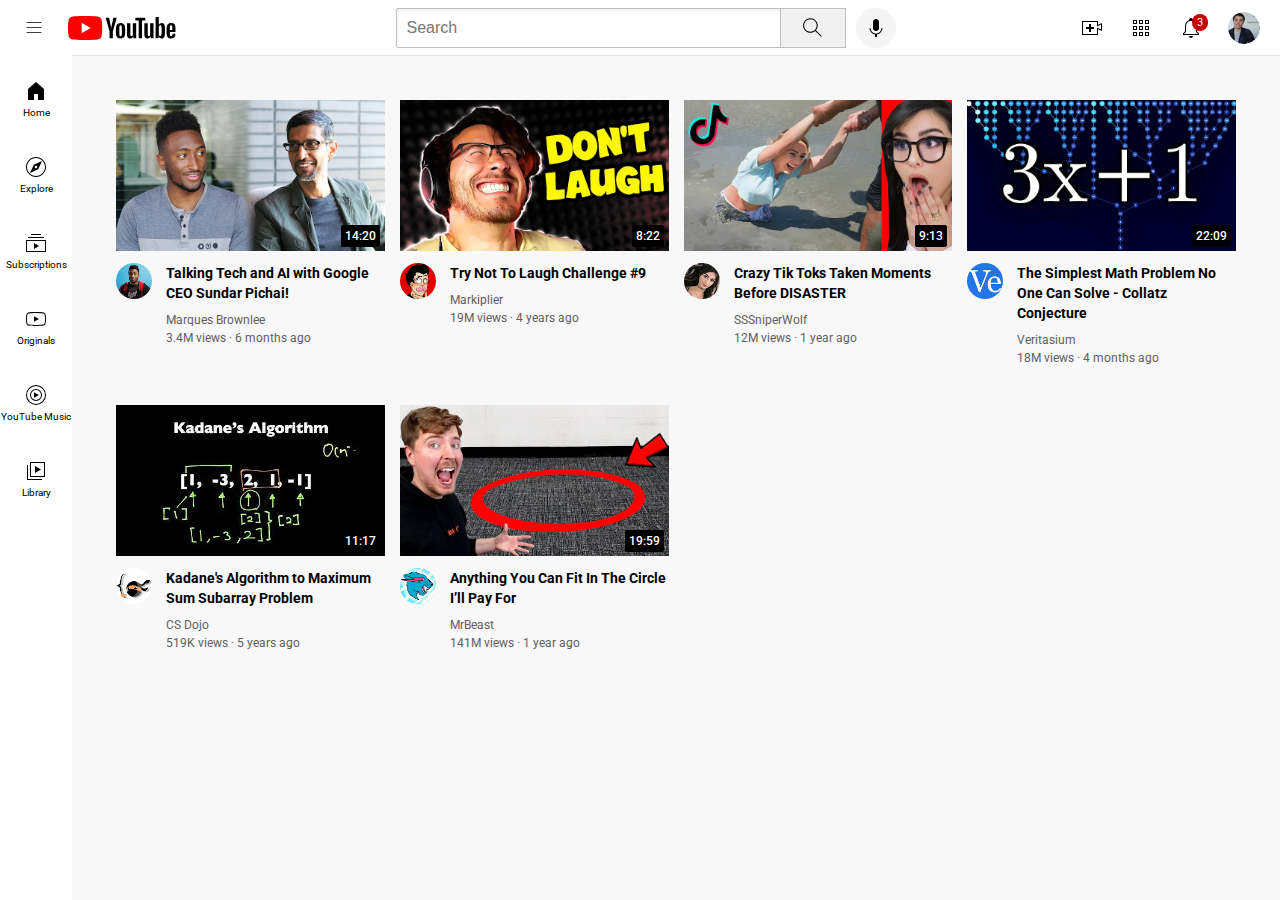
<file: index.html>
<!DOCTYPE html>
<html>
  <head>
    <title>YouTube.com Clone</title>

    <link rel="preconnect" href="https://fonts.googleapis.com">
    <link rel="preconnect" href="https://fonts.gstatic.com" crossorigin>
    <link href="https://fonts.googleapis.com/css2?family=Roboto:ital,wght@0,100..900;1,100..900&display=swap" rel="stylesheet">
    
    <link rel="stylesheet" href="styles/general.css">
    <link rel="stylesheet" href="styles/video.css">
    <link rel="stylesheet" href="styles/header.css">
    <link rel="stylesheet" href="styles/sidebar.css">
  </head>
  <body>
    <header class="header">
      <div class="left-section">
        <img class="hamburger-menu" src="icons/hamburger-menu.svg">
        <img class="youtube-logo" src="icons/youtube-logo.svg">
      </div> 
      <div class="middle-section">
        <input class="search-bar" type="text" placeholder="Search">
        <button class="search-button">
          <img class="search-icon" src="icons/search.svg">
          <div class="tooltip">Search</div>
        </button>
        <button class="voice-search-button">
          <img class="voice-search-icon" src="icons/voice-search-icon.svg">
          <div class="tooltip">Search with your voice</div>
        </button>
      </div>
      <div class="right-section">
        <div class="upload-icon-container">
          <img class="upload-icon" src="icons/upload.svg">
          <div class="tooltip">Create</div>
        </div>
        <div class="youtube-apps-container">
          <img class="youtube-apps-icon" src="icons/youtube-apps.svg">
          <div class="tooltip">YouTube apps</div>
        </div>
        <div class="notifications-icon-container">
          <img class="notifications-icon" src="icons/notifications.svg">
          <div class="tooltip">Notifications</div>
          <div class="notifications-count">3</div>
        </div>
        <img class="current-user-picture" src="channel-pictures/my-channel.jpeg">
      </div>
    </header>

    <nav class="sidebar">
      <div class="sidebar-link">
        <img src="icons/home.svg">
        <div>Home</div>
      </div>
      <div class="sidebar-link">
        <img src="icons/explore.svg">
        <div>Explore</div>
      </div>
      <div class="sidebar-link">
        <img src="icons/subscriptions.svg">
        <div>Subscriptions</div>
      </div>
      <div class="sidebar-link">
        <img src="icons/originals.svg">
        <div>Originals</div>
      </div>
      <div class="sidebar-link">
        <img src="icons/youtube-music.svg">
        <div>YouTube Music</div>
      </div>
      <div class="sidebar-link">
        <img src="icons/library.svg">
        <div>Library</div>
      </div>
    </nav>
    
    <main>
      <section class="video-grid">
        <!-- Video 1 -->
        <div class="video-preview">
          <div class="thumbnail-row">
            <img class="thumbnail" src="thumbnails/thumbnail-1.webp"> 
            <div class="video-time">14:20</div>
          </div> 
          <div class="video-info-grid">
            <div class="channel-picture"> 
              <img class="profile-picture" src="channel-pictures/channel-1.jpeg"> 
            </div>
            <div class="video-info">
              <p class="video-title">
                Talking Tech and AI with Google CEO Sundar Pichai!
              </p>
              <p class="video-author">
                Marques Brownlee
              </p>
              <p class="video-stats">
                3.4M views &#183; 6 months ago
              </p>
            </div>
          </div>
        </div>

        <!-- Video 2 -->
        <div class="video-preview">
          <div class="thumbnail-row">
            <img class="thumbnail" src="thumbnails/thumbnail-2.webp">
            <div class="video-time">8:22</div>
          </div>
          <div class="video-info-grid">
            <div class="channel-picture"> 
              <img class="profile-picture" src="channel-pictures/channel-2.jpeg"> 
            </div>
            <div class="video-info">
              <p class="video-title">
                Try Not To Laugh Challenge #9
              </p>
              <p class="video-author">
                Markiplier
              </p>
              <p class="video-stats">
                19M views &#183; 4 years ago
              </p>
            </div>
          </div>
        </div>

        <!-- Video 3 -->
        <div class="video-preview">
          <div class="thumbnail-row">
            <img class="thumbnail" src="thumbnails/thumbnail-3.webp">
            <div class="video-time">9:13</div>
          </div> 
          <div class="video-info-grid">
            <div class="channel-picture"> 
              <img class="profile-picture" src="channel-pictures/channel-3.jpeg"> 
            </div>
            <div class="video-info">
              <p class="video-title">
                Crazy Tik Toks Taken Moments Before DISASTER
              </p>
              <p class="video-author">
                SSSniperWolf
              </p>
              <p class="video-stats">
                12M views &#183; 1 year ago
              </p>
            </div>
          </div>
        </div>

        <!-- Video 4 -->
        <div class="video-preview">
          <div class="thumbnail-row">
            <img class="thumbnail" src="thumbnails/thumbnail-4.webp">
            <div class="video-time">22:09</div>
          </div>
          <div class="video-info-grid">
            <div class="channel-picture"> 
              <img class="profile-picture" src="channel-pictures/channel-4.jpeg"> 
            </div>
            <div class="video-info">
              <p class="video-title">
                The Simplest Math Problem No One Can Solve - Collatz Conjecture
              </p>
              <p class="video-author">
                Veritasium
              </p>
              <p class="video-stats"> 
                18M views &#183; 4 months ago
              </p>
            </div>
          </div>
        </div>

        <!-- Video 5 -->
        <div class="video-preview">
          <div class="thumbnail-row">
            <img class="thumbnail" src="thumbnails/thumbnail-5.webp">
            <div class="video-time">11:17</div>
          </div> 
          <div class="video-info-grid">
            <div class="channel-picture"> 
              <img class="profile-picture" src="channel-pictures/channel-5.jpeg"> 
            </div>
            <div class="video-info">
              <p class="video-title">
                Kadane's Algorithm to Maximum Sum Subarray Problem
              </p>
              <p class="video-author">
                CS Dojo
              </p>
              <p class="video-stats">
                519K views &#183; 5 years ago
              </p>
            </div>
          </div>
        </div>

        <!-- Video 6 -->
        <div class="video-preview">
          <div class="thumbnail-row">
            <img class="thumbnail" src="thumbnails/thumbnail-6.webp">
            <div class="video-time">19:59</div>
          </div>
          <div class="video-info-grid">
            <div class="channel-picture"> 
              <img class="profile-picture" src="channel-pictures/channel-6.jpeg"> 
            </div>
            <div class="video-info">
              <p class="video-title">         
                Anything You Can Fit In The Circle I’ll Pay For
              </p>
              <p class="video-author">
                MrBeast
              </p>
              <p class="video-stats">
                141M views &#183; 1 year ago
              </p>
            </div>
          </div>
        </div>
      </section>
    </main>
  </body>

</html>
</file>
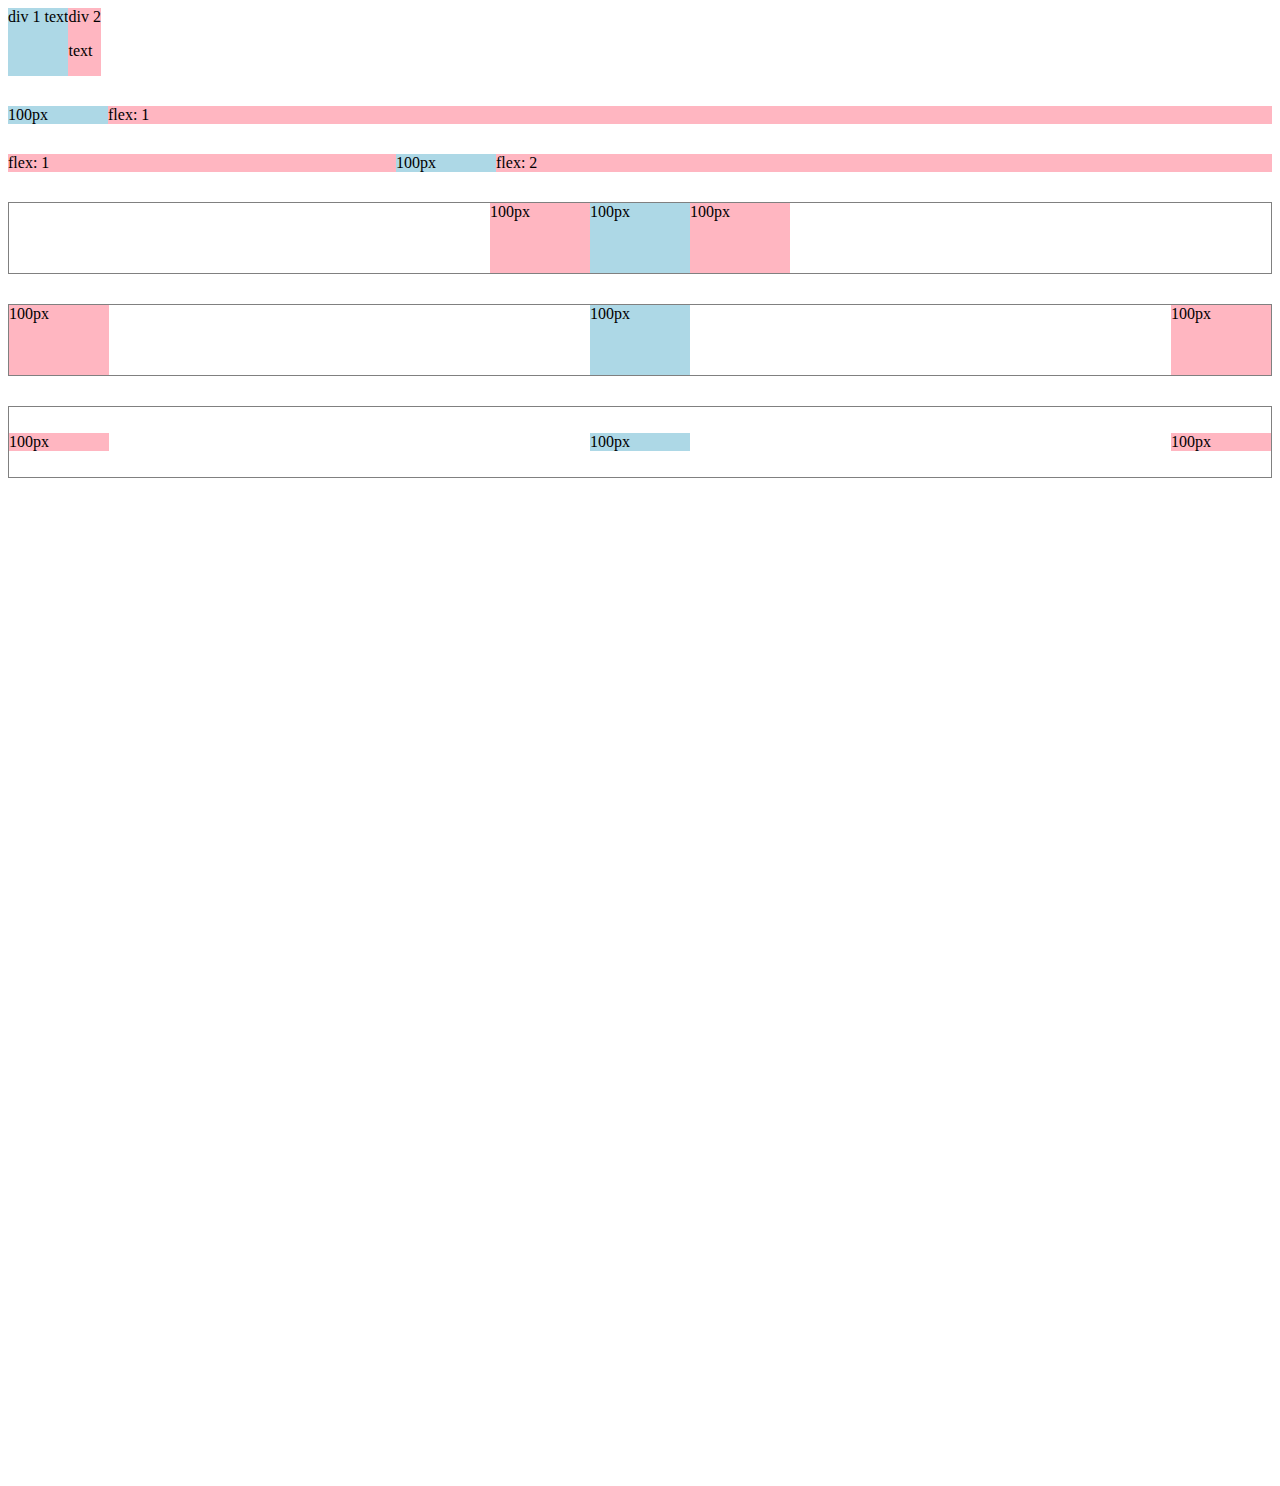
<file: flexbox.html>
<!DOCTYPE html>
<html>
  <head>
    <title>Flexbox Practice</title>
  </head> 
  <body style = "
  padding-bottom: 1000px;">
    
    <div style="
    display: flex;
    flex-direction: row;
    ">
      <div style ="background-color: lightblue;">div 1 text</div>
      <div style="background-color: lightpink;">div 2 <p>text</p></div>
    </div>

    <div style="
    margin-top: 30px;
    display: flex;
    flex-direction: row;
    ">
      <div style ="
      background-color: lightblue;
      width: 100px;
      ">
      100px</div>

      <div style="
      background-color: lightpink;
      flex: 1;
      ">flex: 1</div> 
    </div>

    
    <div style="
    margin-top: 30px;
    display: flex;
    flex-direction: row;
    ">
      <div style="
      background-color: lightpink;
      flex: 1;
      ">flex: 1</div> 

      <div style ="
      background-color: lightblue;
      width: 100px;
      ">
      100px</div>

      <div style ="
      background-color: lightpink;
      flex: 2;
      ">
      flex: 2</div>
    </div> 

    <div style="
    margin-top: 30px;
    height: 70px;
    border-width: 1px;
    border-style: solid;
    border-color: gray;
    display: flex;
    flex-direction: row;
    justify-content: center;
    ">
      <div style="
        background-color: lightpink;
        width: 100px;
      ">100px</div> 

      <div style ="
        background-color: lightblue;
        width: 100px;
      ">100px</div>

      <div style ="
        background-color: lightpink;
        width: 100px;
      ">100px</div>
    </div>

    <div style="
    margin-top: 30px;
    height: 70px;
    border-width: 1px;
    border-style: solid;
    border-color: gray;
    display: flex;
    flex-direction: row;
    justify-content: space-between;
    ">
      <div style="
        background-color: lightpink;
        width: 100px;
      ">100px</div> 

      <div style ="
        background-color: lightblue;
        width: 100px;
      ">100px</div>

      <div style ="
        background-color: lightpink;
        width: 100px;
      ">100px</div>
    </div>

    <div style="
    margin-top: 30px;
    height: 70px;
    border-width: 1px;
    border-style: solid;
    border-color: gray;
    display: flex;
    flex-direction: row;
    justify-content: space-between;
    align-items: center;
    ">
      <div style="
        background-color: lightpink;
        width: 100px;
      ">100px</div> 

      <div style ="
        background-color: lightblue;
        width: 100px;
      ">100px</div>

      <div style ="
        background-color: lightpink;
        width: 100px;
      ">100px</div>
    </div>
  </body>
</html>
</file>
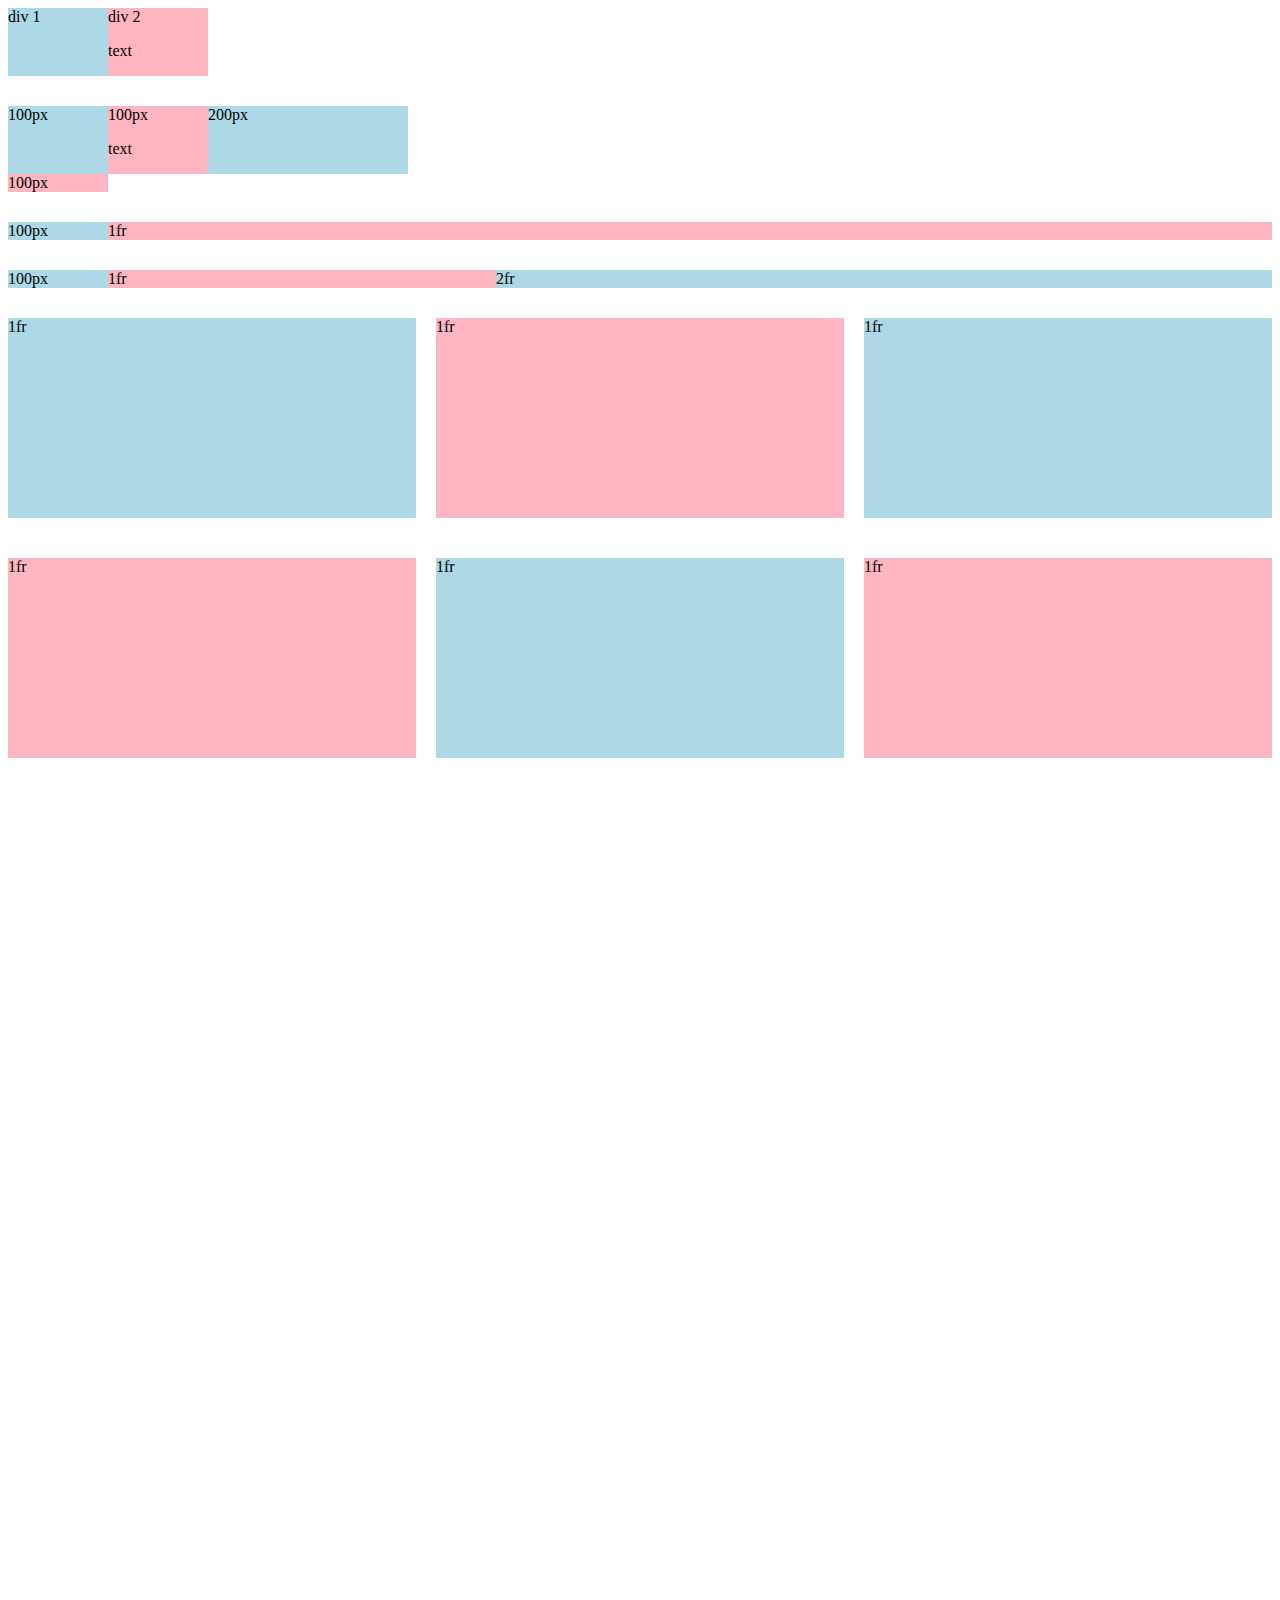
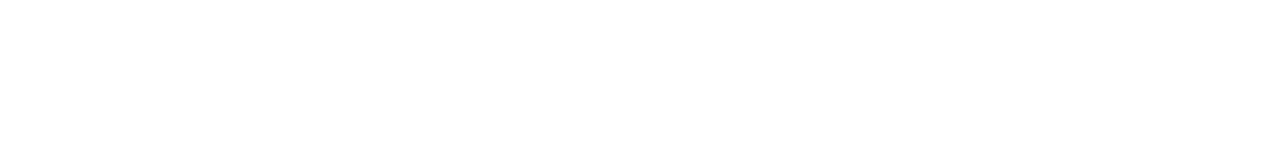
<file: grid.html>
<!DOCTYPE html>
<html>
  <head>
    <title>Grid Practice</title>
  </head> 
  <body style="padding-bottom: 1000px">
    <div style="
    display: grid;
    grid-template-columns: 100px 100px">
      <div style = "background-color:
       lightblue;">div 1</div>
      <div style= "background-color: lightpink;">div 2<p>text</p></p></div>
    </div>

    <div style="
    margin-top: 30px;
    display: grid;
    grid-template-columns: 100px 100px 200px">
      <div style = "background-color:
       lightblue;">100px</div>
      <div style= "background-color: lightpink;">100px<p>text</p></p></div> 
      <div style = "background-color:
       lightblue;">200px</div> 
      <div style= "background-color: lightpink;">100px</div> 
    </div>

    <div style="
    margin-top: 30px;
    display: grid;
    grid-template-columns: 100px 1fr">
      <div style = "background-color:
       lightblue;">100px</div>
      <div style= "background-color: lightpink;">1fr</div>  
    </div>

    <div style="
    margin-top: 30px;
    display: grid;
    grid-template-columns: 100px 1fr 2fr">
      
      <div style = "background-color:
       lightblue;">100px</div>  
      <div style= "background-color: lightpink;">1fr</div>
      <div style = "background-color:
       lightblue;">2fr</div>
    </div>

    <div style="
      margin-top: 30px;
      display: grid;
      grid-template-columns: 1fr 1fr 1fr;
      column-gap: 20px;
      row-gap: 40px;">
        <div style = "background-color:
        lightblue; height: 200px;">1fr</div>
        <div style= "background-color: lightpink; height: 200px;">1fr</div>  
        <div style = "background-color:
        lightblue; height: 200px">1fr</div>
        <div style= "background-color: lightpink; height: 200px;">1fr</div>
        <div style = "background-color:
        lightblue; height: 200px;">1fr</div>
        <div style= "background-color: lightpink; height: 200px;">1fr</div>
      </div>
  </body>
</html>
</file>
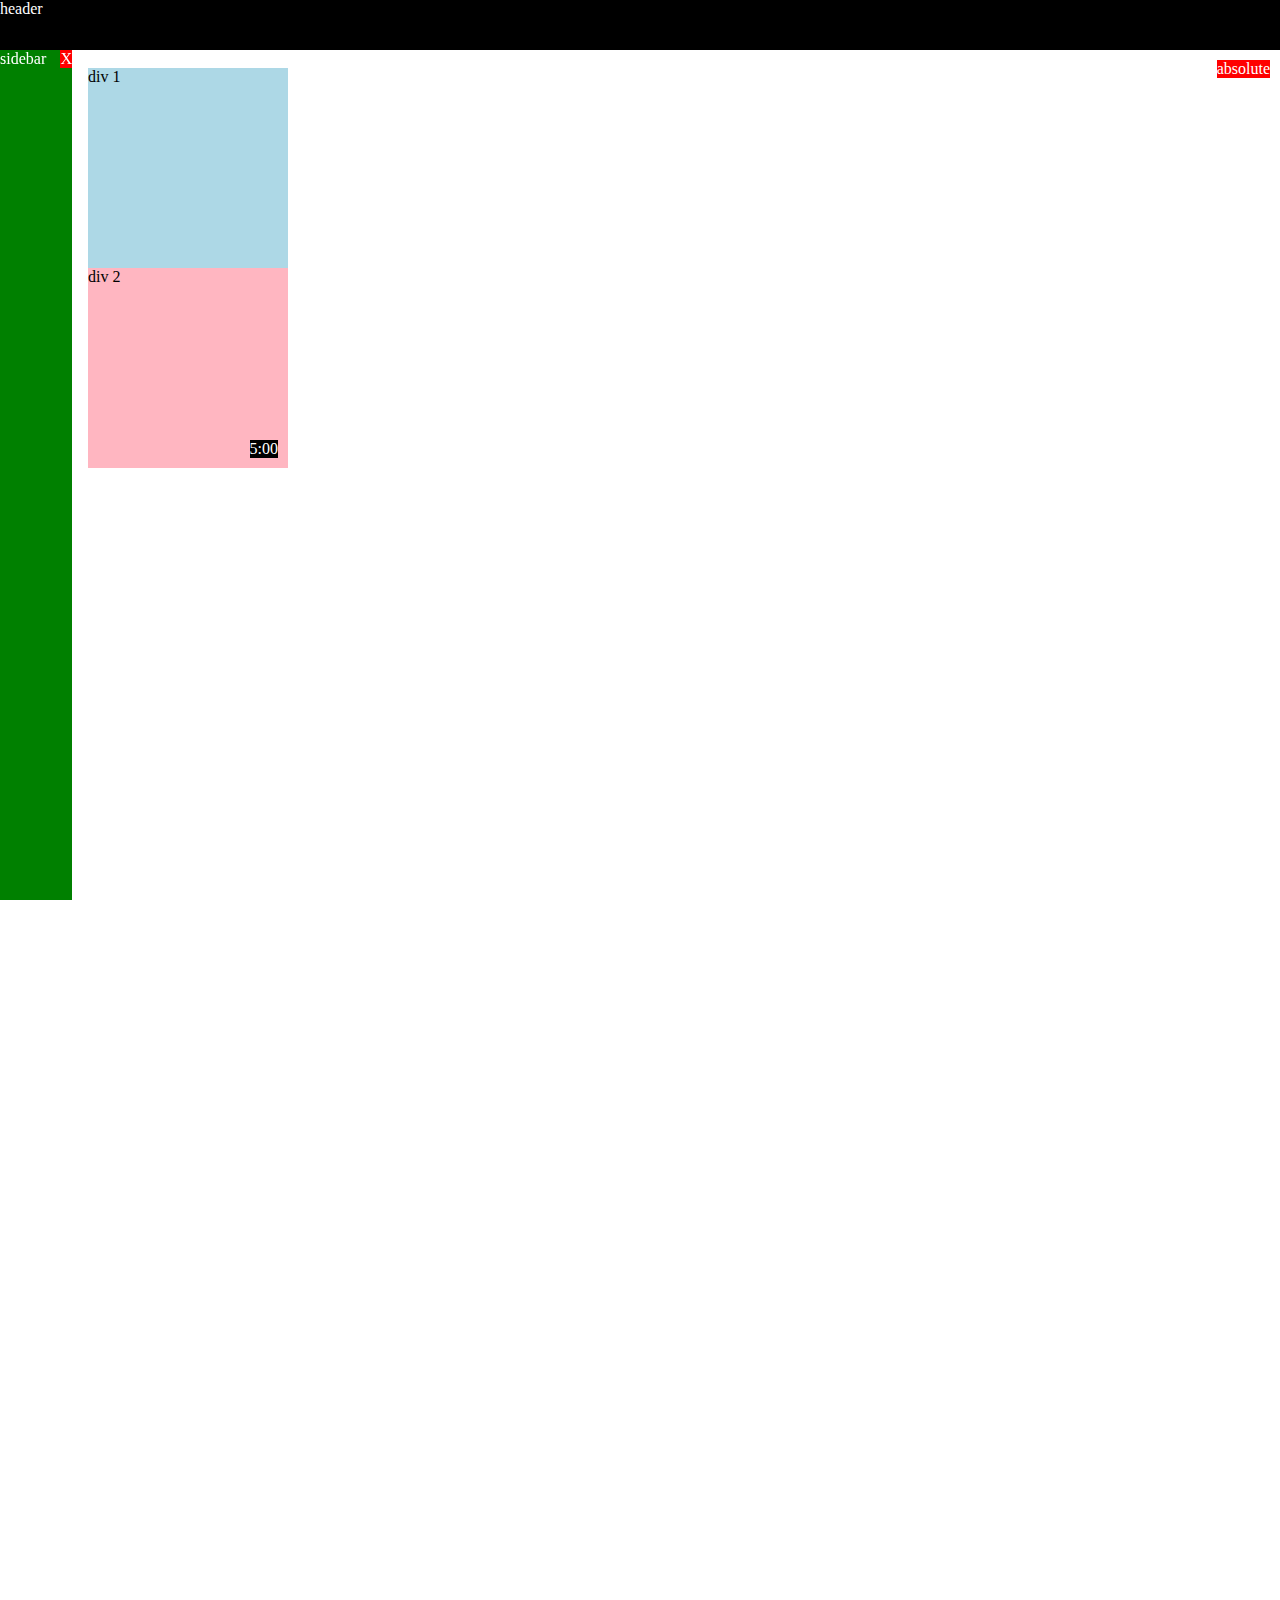
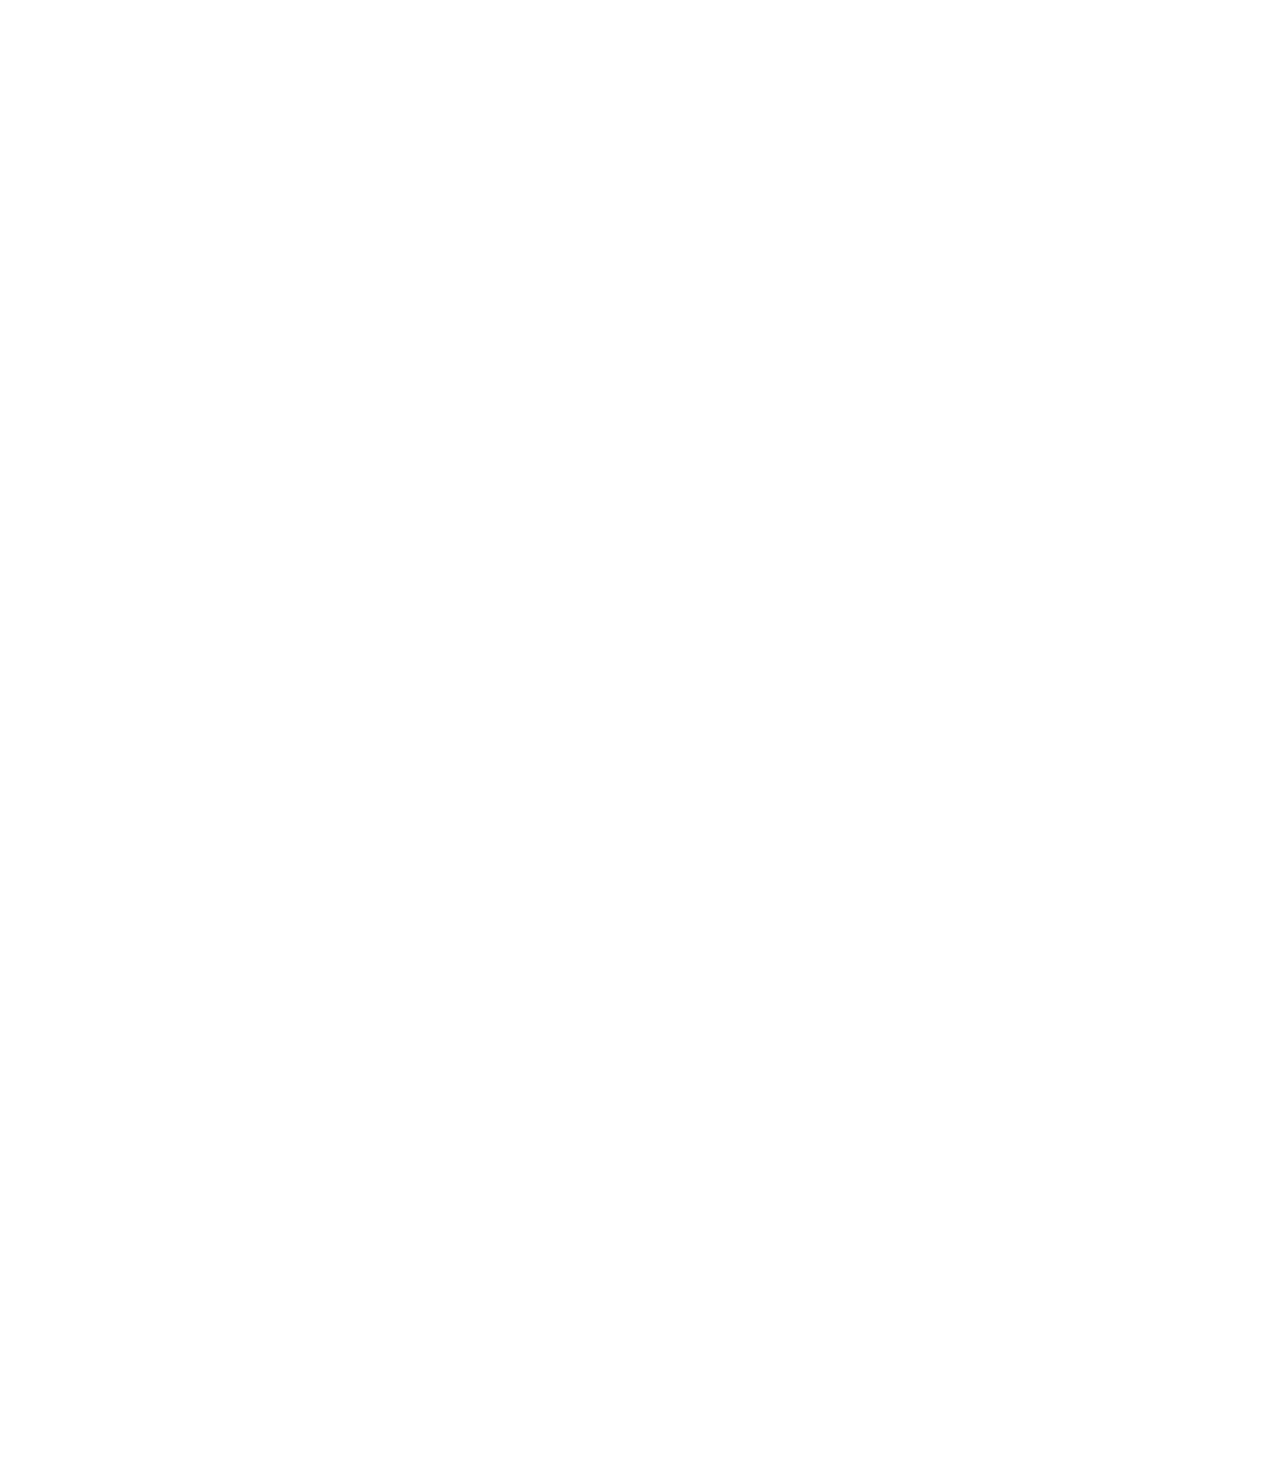
<file: position.html>
<!DOCTYPE html>
<html>
  <head>
    <title>Position Practice</title>
  </head> 
  <body style="
    height: 3000px;
    padding-top: 60px;
    padding-left: 80px;
  ">
    <div style="
    background-color: black;
    color: white;
    position: fixed;
    top: 0px;
    left:0px;
    right: 0px;
    height: 50px;
    z-index: 100;
    ">header</div>

    <div style="
    background-color: green;
    color: white;
    position: fixed;
    left: 0;
    bottom: 0;
    top: 50px;
    width: 72px;
    ">
    sidebar
    <div style="
    position: absolute;
    background-color: red;
    color: white;
    top: 0px;
    right: 0px;
    ">X</div>  
  </div>

    <div style="
    position: absolute;
    background-color: red;
    color: white;
    top: 60px;
    right: 10px;
    ">absolute</div>

    <div style="
    background-color:lightblue;
    height: 200px;
    width: 200px;
    position: static;
    ">div 1</div>
    
    <div style="
    background-color:lightpink;
    height: 200px;
    width: 200px;
    position: relative;
    ">div 2
    <div style="
    position: absolute;
    background-color: black;
    color: white;
    bottom: 10px;
    right: 10px;
    ">5:00</div>
  </div>
  </body>
</html>
</file>
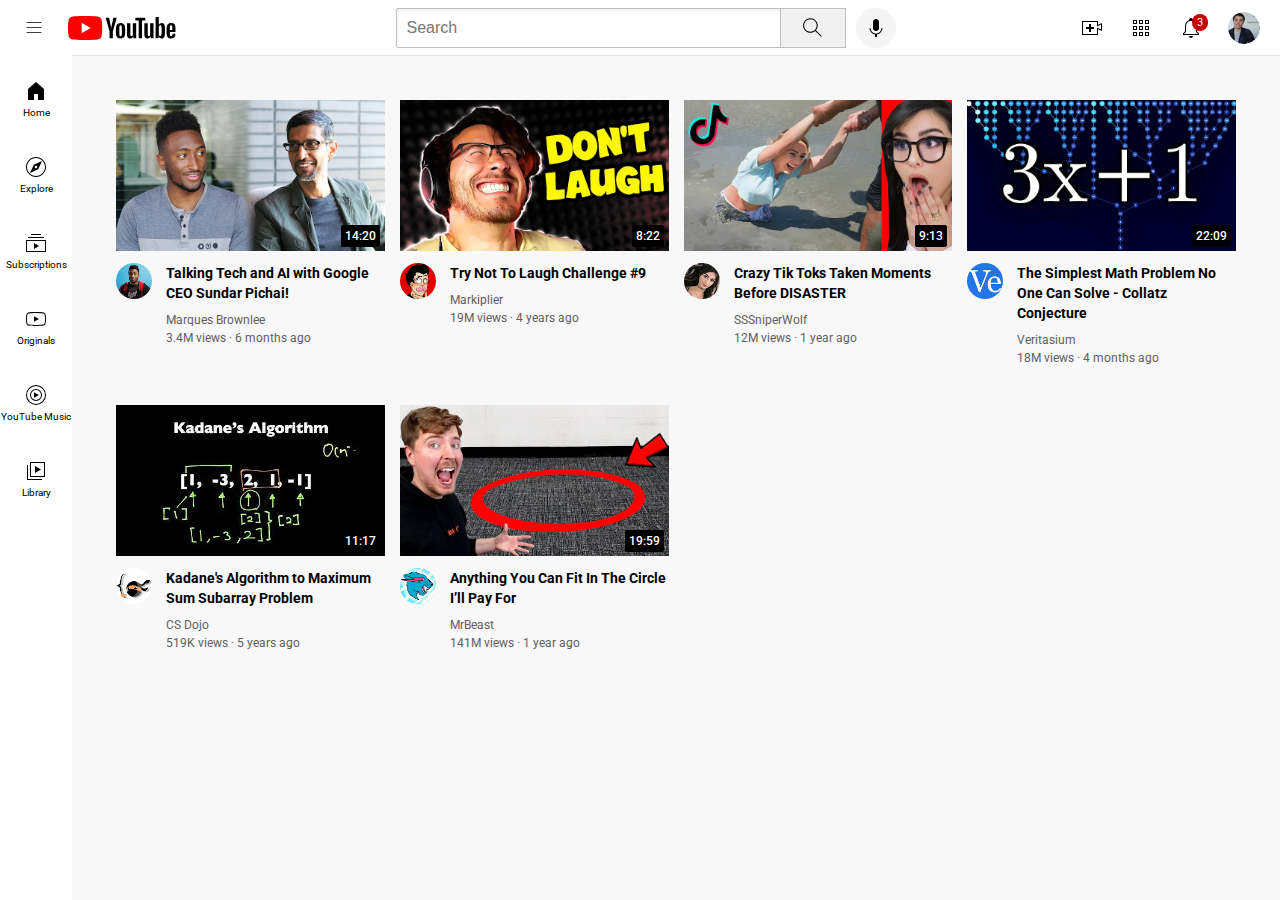
<file: youtube.html>
<!DOCTYPE html>
<html>
  <head>
    <title>YouTube.com Clone</title>

    <link rel="preconnect" href="https://fonts.googleapis.com">
    <link rel="preconnect" href="https://fonts.gstatic.com" crossorigin>
    <link href="https://fonts.googleapis.com/css2?family=Roboto:ital,wght@0,100..900;1,100..900&display=swap" rel="stylesheet">
    
    <link rel="stylesheet" href="styles/general.css">
    <link rel="stylesheet" href="styles/video.css">
    <link rel="stylesheet" href="styles/header.css">
    <link rel="stylesheet" href="styles/sidebar.css">
  </head>
  <body>
    <header class="header">
      <div class="left-section">
        <img class="hamburger-menu" src="icons/hamburger-menu.svg">
        <img class="youtube-logo" src="icons/youtube-logo.svg">
      </div> 
      <div class="middle-section">
        <input class="search-bar" type="text" placeholder="Search">
        <button class="search-button">
          <img class="search-icon" src="icons/search.svg">
          <div class="tooltip">Search</div>
        </button>
        <button class="voice-search-button">
          <img class="voice-search-icon" src="icons/voice-search-icon.svg">
          <div class="tooltip">Search with your voice</div>
        </button>
      </div>
      <div class="right-section">
        <div class="upload-icon-container">
          <img class="upload-icon" src="icons/upload.svg">
          <div class="tooltip">Create</div>
        </div>
        <div class="youtube-apps-container">
          <img class="youtube-apps-icon" src="icons/youtube-apps.svg">
          <div class="tooltip">YouTube apps</div>
        </div>
        <div class="notifications-icon-container">
          <img class="notifications-icon" src="icons/notifications.svg">
          <div class="tooltip">Notifications</div>
          <div class="notifications-count">3</div>
        </div>
        <img class="current-user-picture" src="channel-pictures/my-channel.jpeg">
      </div>
    </header>

    <nav class="sidebar">
      <div class="sidebar-link">
        <img src="icons/home.svg">
        <div>Home</div>
      </div>
      <div class="sidebar-link">
        <img src="icons/explore.svg">
        <div>Explore</div>
      </div>
      <div class="sidebar-link">
        <img src="icons/subscriptions.svg">
        <div>Subscriptions</div>
      </div>
      <div class="sidebar-link">
        <img src="icons/originals.svg">
        <div>Originals</div>
      </div>
      <div class="sidebar-link">
        <img src="icons/youtube-music.svg">
        <div>YouTube Music</div>
      </div>
      <div class="sidebar-link">
        <img src="icons/library.svg">
        <div>Library</div>
      </div>
    </nav>
    
    <main>
      <section class="video-grid">
        <!-- Video 1 -->
        <div class="video-preview">
          <div class="thumbnail-row">
            <img class="thumbnail" src="thumbnails/thumbnail-1.webp"> 
            <div class="video-time">14:20</div>
          </div> 
          <div class="video-info-grid">
            <div class="channel-picture"> 
              <img class="profile-picture" src="channel-pictures/channel-1.jpeg"> 
            </div>
            <div class="video-info">
              <p class="video-title">
                Talking Tech and AI with Google CEO Sundar Pichai!
              </p>
              <p class="video-author">
                Marques Brownlee
              </p>
              <p class="video-stats">
                3.4M views &#183; 6 months ago
              </p>
            </div>
          </div>
        </div>

        <!-- Video 2 -->
        <div class="video-preview">
          <div class="thumbnail-row">
            <img class="thumbnail" src="thumbnails/thumbnail-2.webp">
            <div class="video-time">8:22</div>
          </div>
          <div class="video-info-grid">
            <div class="channel-picture"> 
              <img class="profile-picture" src="channel-pictures/channel-2.jpeg"> 
            </div>
            <div class="video-info">
              <p class="video-title">
                Try Not To Laugh Challenge #9
              </p>
              <p class="video-author">
                Markiplier
              </p>
              <p class="video-stats">
                19M views &#183; 4 years ago
              </p>
            </div>
          </div>
        </div>

        <!-- Video 3 -->
        <div class="video-preview">
          <div class="thumbnail-row">
            <img class="thumbnail" src="thumbnails/thumbnail-3.webp">
            <div class="video-time">9:13</div>
          </div> 
          <div class="video-info-grid">
            <div class="channel-picture"> 
              <img class="profile-picture" src="channel-pictures/channel-3.jpeg"> 
            </div>
            <div class="video-info">
              <p class="video-title">
                Crazy Tik Toks Taken Moments Before DISASTER
              </p>
              <p class="video-author">
                SSSniperWolf
              </p>
              <p class="video-stats">
                12M views &#183; 1 year ago
              </p>
            </div>
          </div>
        </div>

        <!-- Video 4 -->
        <div class="video-preview">
          <div class="thumbnail-row">
            <img class="thumbnail" src="thumbnails/thumbnail-4.webp">
            <div class="video-time">22:09</div>
          </div>
          <div class="video-info-grid">
            <div class="channel-picture"> 
              <img class="profile-picture" src="channel-pictures/channel-4.jpeg"> 
            </div>
            <div class="video-info">
              <p class="video-title">
                The Simplest Math Problem No One Can Solve - Collatz Conjecture
              </p>
              <p class="video-author">
                Veritasium
              </p>
              <p class="video-stats"> 
                18M views &#183; 4 months ago
              </p>
            </div>
          </div>
        </div>

        <!-- Video 5 -->
        <div class="video-preview">
          <div class="thumbnail-row">
            <img class="thumbnail" src="thumbnails/thumbnail-5.webp">
            <div class="video-time">11:17</div>
          </div> 
          <div class="video-info-grid">
            <div class="channel-picture"> 
              <img class="profile-picture" src="channel-pictures/channel-5.jpeg"> 
            </div>
            <div class="video-info">
              <p class="video-title">
                Kadane's Algorithm to Maximum Sum Subarray Problem
              </p>
              <p class="video-author">
                CS Dojo
              </p>
              <p class="video-stats">
                519K views &#183; 5 years ago
              </p>
            </div>
          </div>
        </div>

        <!-- Video 6 -->
        <div class="video-preview">
          <div class="thumbnail-row">
            <img class="thumbnail" src="thumbnails/thumbnail-6.webp">
            <div class="video-time">19:59</div>
          </div>
          <div class="video-info-grid">
            <div class="channel-picture"> 
              <img class="profile-picture" src="channel-pictures/channel-6.jpeg"> 
            </div>
            <div class="video-info">
              <p class="video-title">         
                Anything You Can Fit In The Circle I’ll Pay For
              </p>
              <p class="video-author">
                MrBeast
              </p>
              <p class="video-stats">
                141M views &#183; 1 year ago
              </p>
            </div>
          </div>
        </div>
      </section>
    </main>
  </body>
</html>
</file>
<file: styles/general.css>
p{
  margin-top: 0;
  margin-bottom: 0;
} 

body {
  font-family: Roboto, Arial;
  margin: 0;
  padding-top: 80px;
  padding-left: 96px;
  padding-right: 24px;
  background-color: rgb(248, 248, 248);
}
</file>
<file: styles/video.css>
.thumbnail{
        width: 100%;
      }

      

      .video-title{
        margin-top: 0;
        font-size: 14px;
        font-weight: bold;
        line-height: 20px;
        margin-bottom: 10px;
      }

    

      .video-info-grid{
        display: grid;
        grid-template-columns: 50px 1fr;
      }

      .profile-picture{
        width: 36px;
        border-radius: 50px;
      }

      .thumbnail-row{
        margin-bottom: 8px;
        position: relative;
      }

      .video-author,
      .video-stats{ /* FIXED: Added comma to combine selectors */
        font-size: 12px;
        color: rgb(96,96,96);
      }

      .video-author{
        margin-bottom: 4px;
      }

      body {
        margin: 20px;
      }

      .video-grid{
        display: grid;
        grid-template-columns: 1fr 1fr 1fr;
        column-gap: 15px;
        row-gap: 40px;
      }

      @media (max-width: 750px) {
        .video-grid {
          grid-template-columns: 1fr 1fr;
        }
      }

      @media (min-width: 751px) and (max-width: 999px) {
        .video-grid {
          grid-template-columns: 1fr 1fr 1fr;
        }
      }

      @media (min-width: 1000px) {
        .video-grid {
          grid-template-columns: 1fr 1fr 1fr 1fr;
        }
      }

      

      .video-time {
        font-size: 12px;
        font-weight: 500;
        padding: 4px;
        border-radius: 2px;
        background-color: black;
        color: white;
        position: absolute;
        bottom: 8px;
        right: 5px;
      }
</file>
<file: styles/header.css>
.header {
  height: 55px;

  display: flex;
  flex-direction: row;
  justify-content: space-between;
  position: fixed;
  top: 0;
  left: 0;
  right: 0;
  z-index: 100;

  background-color: white;
  border-bottom-width: 1px;
  border-bottom-style: solid;
  border-bottom-color: rgb(228, 228, 228);
}

.left-section {
  display: flex;
  align-items: center;
}

.hamburger-menu {
  height: 20px;
  margin-left: 24px;
  margin-right: 24px;
}

.youtube-logo {
  height: 24px;
}

.middle-section {
  flex: 1;
  margin-left: 70px;
  margin-right: 35px;
  max-width: 500px;
  display: flex;
  align-items: center;
}

.search-bar{
  flex: 1;
  height: 36px;
  padding-left: 10px;
  font-size: 16px;
  border: 1px, solid, rgb(192, 192, 192);
  border-radius: 2px;
  box-shadow: inset 1px 2px 3px rgba(0, 0, 0, 0.05);
  width: 0;
}

.search-bar::placeholder{
  font-size: 16px;

}

.search-button {
  height: 40px;
  width: 66px;
  background-color: rgb(240, 240, 240);
  border-width: 1px;
  border-style: solid;
  border-color: rgb(192, 192, 192);
  margin-left: -1px;
  margin-right: 10px;
  position: relative;
}

.search-button,
.voice-search-button,
.upload-icon-container,
.youtube-apps-container,
.notifications-icon {
  display: flex;
  justify-content: center;
  align-items: center;
  position: relative;
}

.search-button .tooltip,
.voice-search-button .tooltip,
.upload-icon-container .tooltip,
.youtube-apps-container .tooltip,
.notifications-icon-container .tooltip {
  position: absolute;
  background-color: gray;
  color: white;
  padding-top: 4px;
  padding-bottom: 4px;
  padding-left: 8px;
  padding-right: 8px;
  border-radius: 2px;
  font-size: 12px;
  bottom: -30px;
  opacity: 0;
  transition: 0.15s;
  pointer-events: none;
  white-space: nowrap;

}

.search-button:hover .tooltip,
.voice-search-button:hover .tooltip,
.upload-icon-container:hover .tooltip,
.youtube-apps-container:hover .tooltip,
.notifications-icon-container:hover .tooltip {
  opacity: 1;

}

.search-icon {
  height: 25px;
}

.voice-search-button {
  height: 40px;
  width: 40px;
  border-radius: 20px;
  border: none;
  background-color: rgb(245, 245, 245);
}

.voice-search-icon {
  height: 24px;
}

.right-section {
  width: 180px;
  margin-right: 20px;
  display: flex;
  align-items: center;
  justify-content: space-between;
  flex-shrink: 0;
}

.upload-icon{
  height: 24px;
}

.youtube-apps-icon{
  height: 24px;
}

.notifications-icon{
  height: 24px;
}

.notifications-icon-container{
  position: relative;
}

.notifications-count{
  position: absolute;
  top: -2px;
  right: -5px;
  background-color: rgb(200,0,0);
  color: white;
  font-size: 11px;
  padding-left: 5px;
  padding-right: 5px;
  padding-top: 2px;
  padding-bottom: 2px;
  border-radius: 10px;
}

.current-user-picture{
  height: 32px;
  border-radius: 16px;
}
</file>
<file: styles/sidebar.css>
.sidebar{
  position: fixed;
  left: 0;
  bottom: 0;
  top: 55px;
  background-color: white;
  width: 72px;
  z-index: 200;
  padding-top: 5px;  
}

.sidebar-link {
  height: 76px;
  display: flex;
  justify-content: center;
  align-items: center;
  flex-direction: column;
  cursor: pointer;
}

.sidebar-link:hover {
  background-color: rgb(235, 235, 235);
}

.sidebar-link img {
  height: 24px;
  margin-bottom: 4px;
}

.sidebar-link div {
  font-size: 10px;
}
</file>
